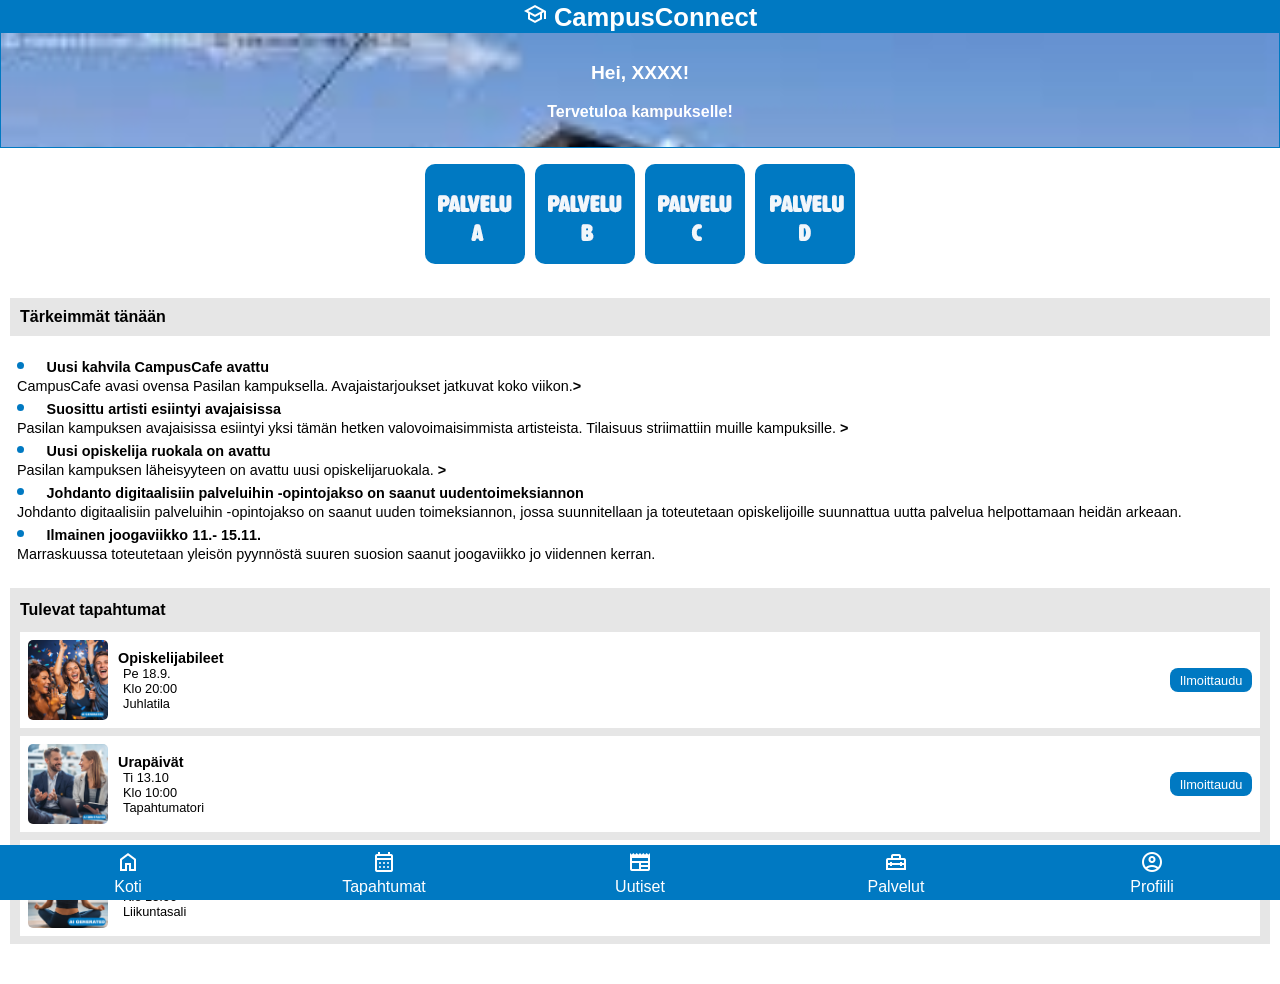
<file: index.html>
<!DOCTYPE html>
<html lang="fi">
<head>

<title>CampusConnect</title>

<meta charset="UTF-8">
<meta name="viewport" content="width=device-width, initial-scale=1.0">
<meta name="author" content="Elina">

<link rel="manifest" href="manifest.json">

<meta name="theme-color" content="#0079C2">

<link href="style.css"  rel="stylesheet" type="text/css">


<link
  rel="stylesheet"
  href="https://fonts.googleapis.com/css2?family=Material+Symbols+Outlined"
>



</head>
<body>

<header>    
  <h1><span class="material-symbols-outlined">school</span> CampusConnect</h1>
  <!-- ylätunnisteessa taustakuva ja tervetuloteksti -->
  <div class="welcome">
    <p class="hello">Hei, XXXX!</p>
    <p>Tervetuloa kampukselle!</p>
  </div>
</header>

<main>
  
  <!-- Pikapalvelut -->
  <!-- Liitä näihin kuvakkeet ja linkit. -->
  <section id="quick-services">    
    <a href="" class="service-btn"><img src="palvelut/kuvat_palvelut/palvelu_A.png" alt="palveluA"></a>
    <a href="#" class="service-btn"><img src="palvelut/kuvat_palvelut/palvelu_B.png" alt="palveluB"></a>
    <a href="#" class="service-btn"><img src="palvelut/kuvat_palvelut/palvelu_C.png" alt="palveluC"></a>
    <a href="#" class="service-btn"><img src="palvelut/kuvat_palvelut/palvelu_D.png" alt="palvelu_D"></a>    
  </section>

  <!-- Dashboard: uutiset ja tapahtumat -->
  <section id="dashboard">
    <div id="news">
      <h2>Tärkeimmät tänään</h2>
      <ul>
        <!-- start-luokalla nostetaan uutiset etusivulle mobiilissa -->
        <li class="start"><a href="uutiset/uutinen_campuscafe.html"><span>Uusi kahvila CampusCafe avattu</span><br>CampusCafe avasi ovensa Pasilan kampuksella. Avajaistarjoukset jatkuvat koko viikon.<span>&gt;</span></a></li>
        <li class="start"><a><span>Suosittu artisti esiintyi avajaisissa</span><br>
        Pasilan kampuksen avajaisissa esiintyi yksi tämän hetken valovoimaisimmista artisteista. Tilaisuus striimattiin muille kampuksille. <span>&gt;</span></a></li>
        <li><a href=""><span>Uusi opiskelija ruokala on avattu</span> <br>
        Pasilan kampuksen läheisyyteen on avattu uusi opiskelijaruokala. <span>&gt;</span></a>
        </li>
        <li><span>Johdanto digitaalisiin palveluihin -opintojakso on saanut uudentoimeksiannon</span><br>Johdanto digitaalisiin palveluihin -opintojakso on saanut uuden toimeksiannon, jossa suunnitellaan ja toteutetaan opiskelijoille suunnattua uutta palvelua helpottamaan heidän arkeaan.</li>
        <li><span>Ilmainen joogaviikko 11.- 15.11. </span><br>Marraskuussa toteutetaan yleisön pyynnöstä suuren suosion saanut joogaviikko jo viidennen kerran.</li>
      </ul>
    </div>

    <div id="events">
      <h2>Tulevat tapahtumat</h2>

      <!-- tapahtumakortit: kuva, otsikko, luettelossa tiedot, linkki ilmoittautumislomakkeeseen -->
      <div class="events-item">
        <img src="kuvat/juhlat_AI.png" alt="AI:illa tuotettu kuva juhlista">
        <div>
        <h3>Opiskelijabileet</h3>
          <ul><li>Pe 18.9.</li>
              <li>Klo 20:00</li>
              <li>Juhlatila</li>
              </ul>
       </div>
       <!-- lomakkeet eivät ole vielä käytössä, joten niihin ei ole linkkejä -->
        <a class="btn-event">Ilmoittaudu</a>
      </div>

      <div class="events-item">
      <img src="kuvat/ura_AI.png" alt="AI:illa tuotettu kuva kahden ihmisen tapaamisesta">
        <div>
        <h3>Urapäivät</h3>
          <ul><li>Ti 13.10</li>
              <li>Klo 10:00</li>
              <li> Tapahtumatori</li>
              </ul>
       </div>        
        <a class="btn-event">Ilmoittaudu</a>
      </div>

      <div class="events-item">  
        <img src="kuvat/jooga_AI.png" alt="AI:illa tuotettu kuva joogaavasta naisesta">
        <div>
        <h3>Joogasessio</h3>
          <ul><li>Ke 25.11.</li>
              <li>Klo 15:00</li>
              <li>Liikuntasali</li>
              </ul>
       </div>        
        <a class="btn-event">Ilmoittaudu</a>
      </div>
    
  </div>
  </section>

</main>
<footer>
  <!-- linkit portaalin eri osiin -->
 
   	 <a href="index.html">   <span class="material-symbols-outlined">home</span><br> Koti</a>    
    <a href=""><span class="material-symbols-outlined">calendar_month</span> <br>
  Tapahtumat</a>   
  <a href="uutiset.html"> <span class="material-symbols-outlined">newspaper</span><br>
  Uutiset</a>   
   <a href="palvelut.html"><span class="material-symbols-outlined">home_repair_service</span> <br>    Palvelut</a>    
    <a href=""><span class="material-symbols-outlined">account_circle</span><br>  Profiili</a>
    
</footer>

</body>
</html>
</file>
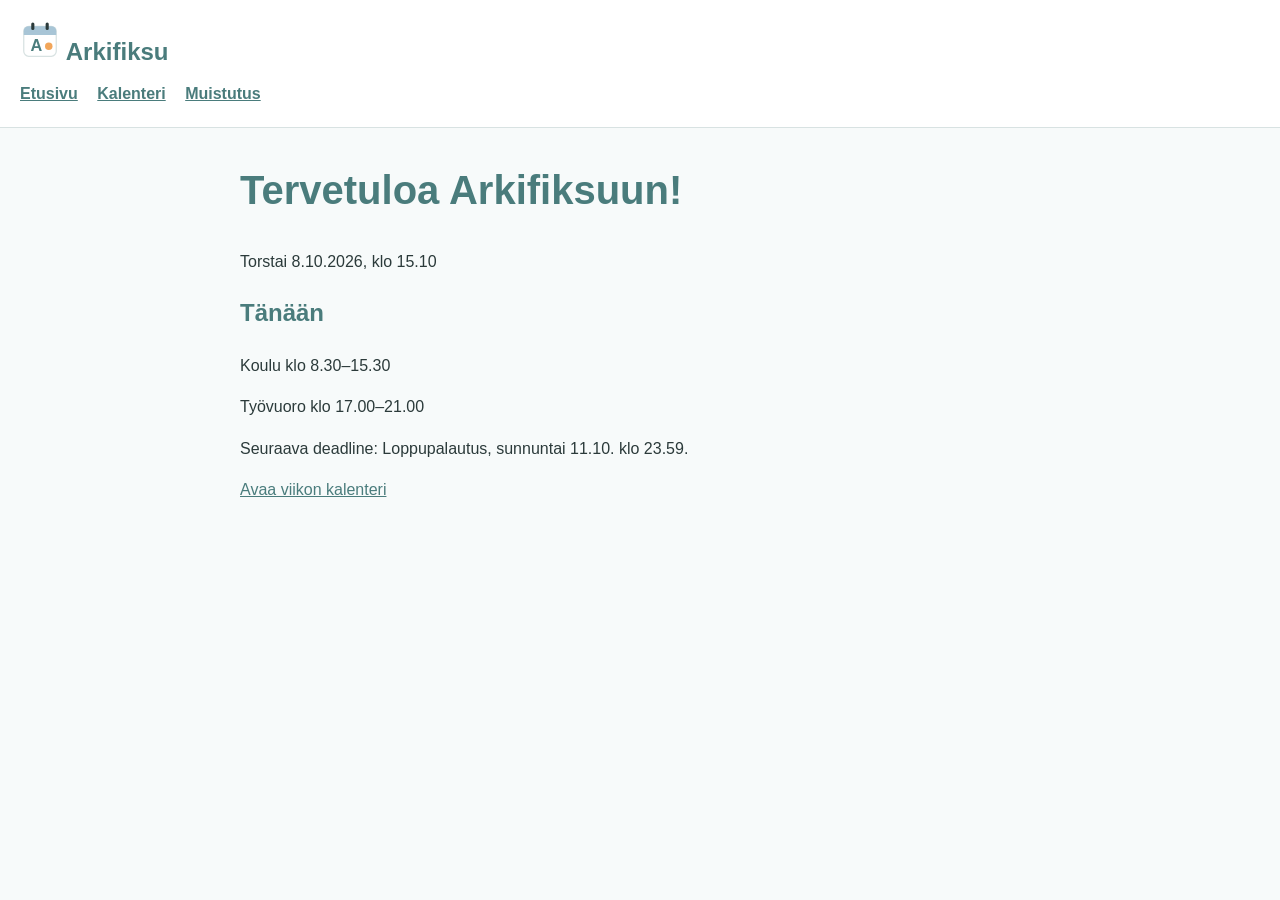
<file: palvelut/arkifiksu/index.html>
<!DOCTYPE html>
<html lang="fi">
<head>
    <meta charset="UTF-8">
    <meta name="viewport" content="width=device-width, initial-scale=1.0">
    <title>Etusivu | Arkifiksu</title>
    <meta name="description" content="Arkifiksu näyttää päivän koulun, työvuorot ja seuraavan deadlinen.">
     <link rel="stylesheet" href="style.css">
</head>
<body>
        <header>
        <p><img src="logo.svg" alt="Arkifiksu-logo: kalenteri, A-kirjain ja oranssi pallo" width="40" height="40"> Arkifiksu</p>
        <nav>
            <a href="index.html">Etusivu</a>
            <a href="kalenteri.html">Kalenteri</a>
            <a href="muistutus.html">Muistutus</a>
        </nav>
    </header>

    <main>
        <h1> Tervetuloa Arkifiksuun!</h1>
        <p>Torstai 8.10.2026, klo 15.10</p>

        <h2>Tänään</h2>
        <p>Koulu klo 8.30–15.30</p>
        <p>Työvuoro klo 17.00–21.00</p>

        <p>Seuraava deadline: Loppupalautus, sunnuntai 11.10. klo 23.59.</p>
        <a href="kalenteri.html">Avaa viikon kalenteri</a>
    </main>
</body>
</html>
</file>
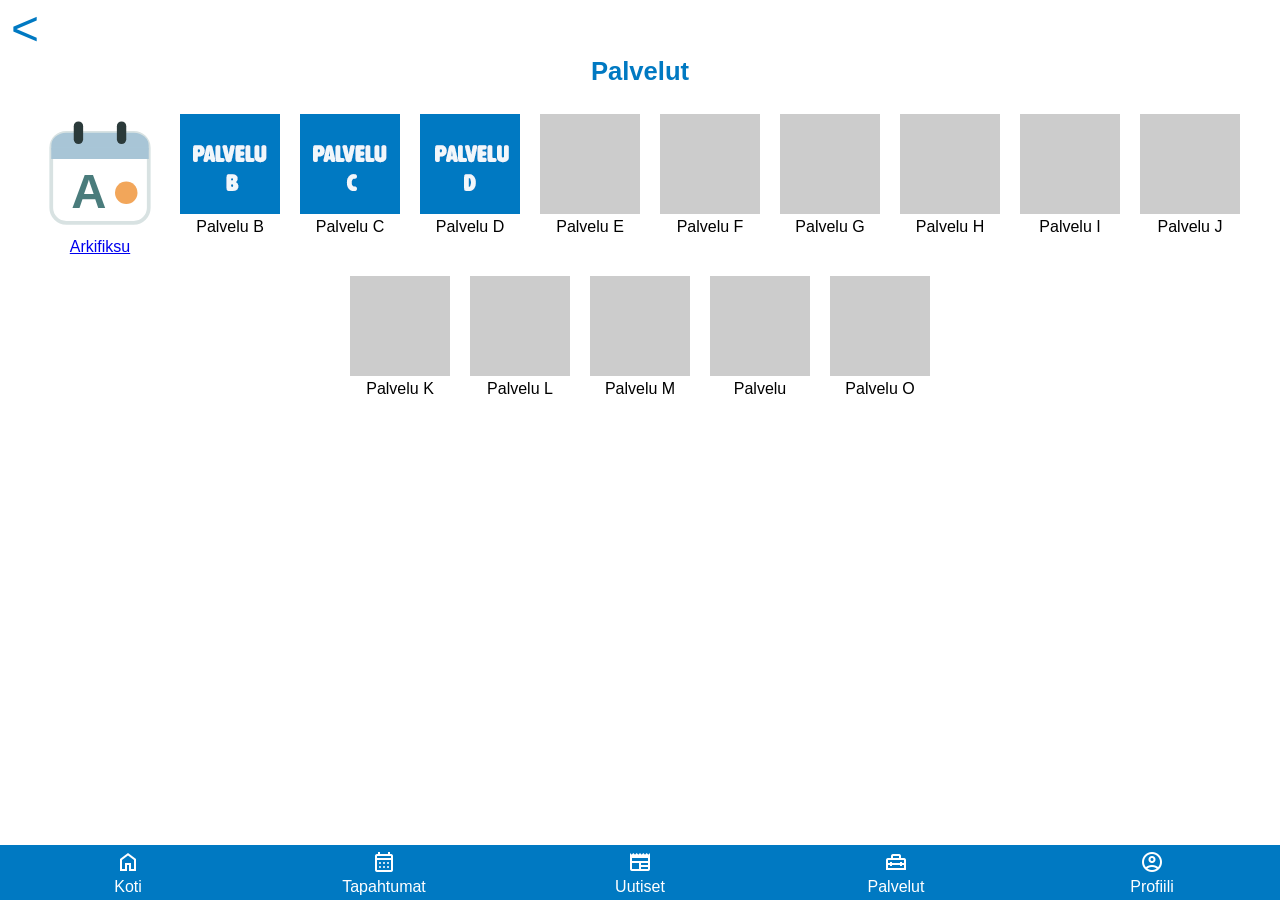
<file: palvelut.html>
<!DOCTYPE html>
<html lang="fi">

<head>

  <title>CampusConnect | Palvelut</title>

  <meta name="color-scheme" content="only light">

  <meta charset="UTF-8">
  <meta name="viewport" content="width=device-width, initial-scale=1.0">
  <meta name="author" content="Elina">

  <meta name="theme-color" content="#0079C2">
  
  <link href="style.css" rel="stylesheet" type="text/css">

 <link
  rel="stylesheet"
  href="https://fonts.googleapis.com/css2?family=Material+Symbols+Outlined"
>

  <style>
  /* palvelukuvakkeet ja nimet  rivittyvät näytön leveyden mukaan */ 

main {display: flex; flex-wrap: wrap; text-align: center; padding-bottom: 50px; justify-content: center}

main div {margin:10px}
  </style>


</head>

<body>


  <header class="sub_header">
    <a href="index.html">&lt;</a>
    <h1>Palvelut</h1>

  </header>


  <main>

<div>
<a href="palvelut/arkifiksu/index.html"><img src="palvelut/arkifiksu/logo.svg" alt="Arkifiksu-logo: kalenteri, A-kirjain ja oranssi pallo" width="120" height="120"> <br>
Arkifiksu</a></div>

<div> <img src="palvelut/kuvat_palvelut/palvelu_B.png" alt=""> <br>
Palvelu B</div>

<div> <img src="palvelut/kuvat_palvelut/palvelu_C.png" alt=""> <br>
Palvelu C</div>
<div> <img src="palvelut/kuvat_palvelut/palvelu_D.png" alt=""> <br>
Palvelu D</div>
<div> <img src="palvelut/kuvat_palvelut/palvelu.png" alt=""> <br>
Palvelu E</div>
<div> <img src="palvelut/kuvat_palvelut/palvelu.png" alt=""> <br>
Palvelu F</div>
<div> <img src="palvelut/kuvat_palvelut//palvelu.png" alt=""> <br>
Palvelu G</div>
<div> <img src="palvelut/kuvat_palvelut//palvelu.png" alt=""> <br>
Palvelu H</div>
<div> <img src="palvelut/kuvat_palvelut/palvelu.png" alt=""> <br>
Palvelu I</div>
<div> <img src="palvelut/kuvat_palvelut/palvelu.png" alt=""> <br>
Palvelu J</div>
<div> <img src="palvelut/kuvat_palvelut/palvelu.png" alt=""> <br>
Palvelu K</div>
<div> <img src="palvelut/kuvat_palvelut//palvelu.png" alt=""> <br>
Palvelu L</div>
<div> <img src="palvelut/kuvat_palvelut/palvelu.png" alt=""> <br>
Palvelu M</div>
<div> <img src="palvelut/kuvat_palvelut/palvelu.png" alt=""> <br>
Palvelu <Noscript></Noscript></div>
<div> <img src="palvelut/kuvat_palvelut/palvelu.png" alt=""> <br>
Palvelu O</div>

  </main>
  <footer>
  <!-- linkit portaalin eri osiin -->
 
   	 <a href="index.html">   <span class="material-symbols-outlined">home</span><br> Koti</a>    
    <a href=""><span class="material-symbols-outlined">calendar_month</span> <br>
  Tapahtumat</a>   
  <a href="uutiset.html"> <span class="material-symbols-outlined">newspaper</span><br>
  Uutiset</a>   
   <a href="palvelut.html"><span class="material-symbols-outlined">home_repair_service</span> <br>    Palvelut</a>    
    <a href=""><span class="material-symbols-outlined">account_circle</span><br>  Profiili</a>
    
</footer>

</body>

</html>
</file>
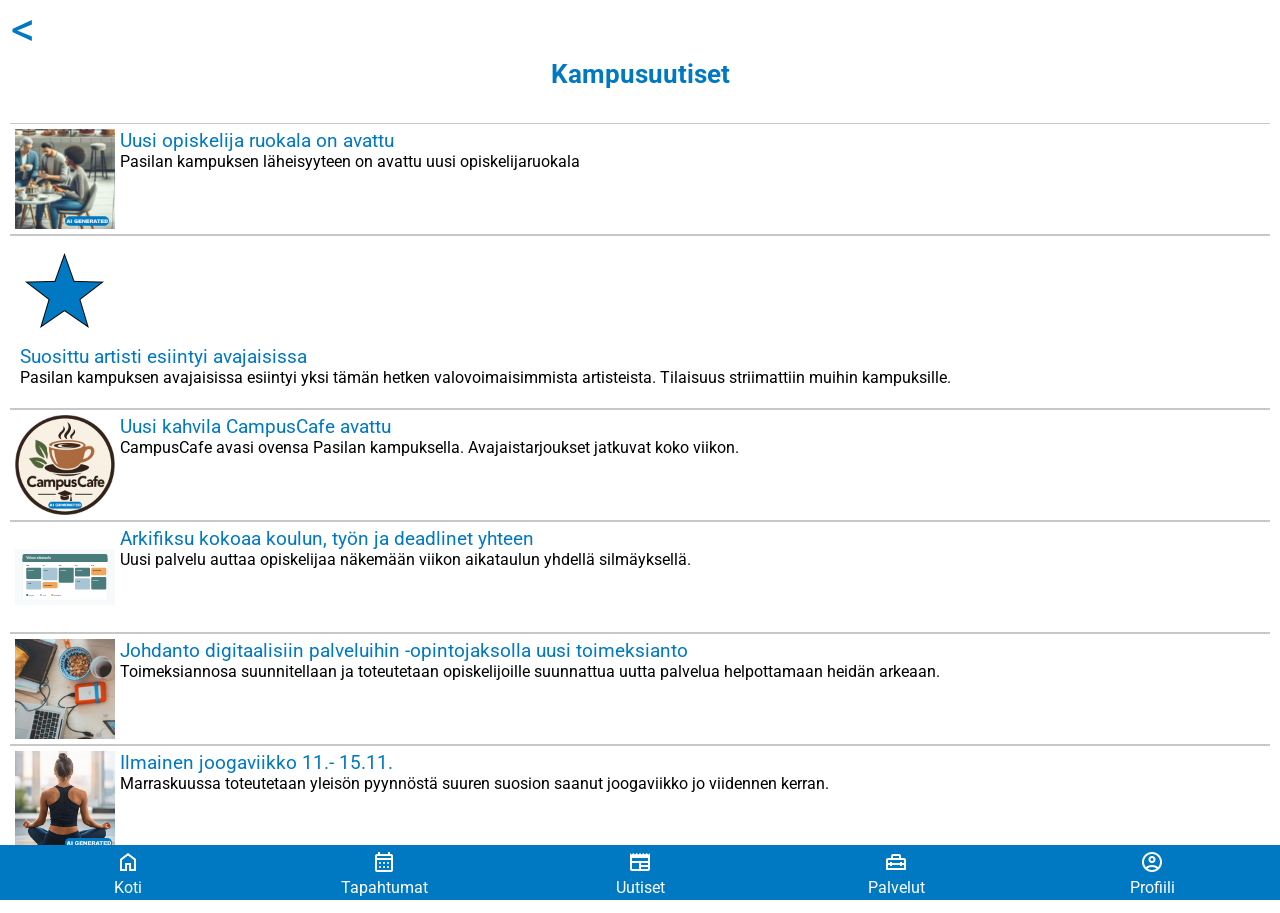
<file: uutiset.html>
<!DOCTYPE html>
<html lang="fi">

<head>

  <title>CampusConnect | Uutiset</title>

  <meta name="color-scheme" content="only light">

  <meta charset="UTF-8">
  <meta name="viewport" content="width=device-width, initial-scale=1.0">
  <meta name="author" content="Elina">

  <meta name="theme-color" content="#0079C2">
  
  <link href="style.css" rel="stylesheet" type="text/css">

<link
  rel="stylesheet"
  href="https://fonts.googleapis.com/css2?family=Material+Symbols+Outlined"
>

  <link rel="preconnect" href="https://fonts.googleapis.com">
  <link rel="preconnect" href="https://fonts.gstatic.com" crossorigin>
  <link href="https://fonts.googleapis.com/css2?family=Roboto:ital,wght@0,100..900;1,100..900&display=swap"
    rel="stylesheet">



  <style>  
  
 li {border-bottom: solid 1px rgb(200, 200, 200);
  border-top: solid 1px rgb(200,200,200);
  display: block; align-items: center; gap:10px; padding:5px}
 img {width: 100px; height: 100px;}
 p {margin-top:0px; padding-left: 5px;}
p span {font-size: 1.2em; color:rgb(0,121,194)}
ul {padding-left: 0px;}
 li a { display: flex; text-decoration: none;color:black}

  </style>

</head>

<body>

  <header class="sub_header">
    <a href="index.html">&lt;</a>
    <h1>Kampusuutiset</h1>

  </header>

  <main id="news_page">
        <ul>
        <li><a><img src="uutiset/kuvat_uutiset/ruokala_AI.png" alt="AI:lla tuotettu kuva ruokalasta"><p><span>Uusi opiskelija ruokala on avattu</span><br>Pasilan kampuksen läheisyyteen on avattu uusi opiskelijaruokala</p></a></li>


        <li><img src="uutiset/kuvat_uutiset/tahti.png" alt="Tähti"><p> <span>Suosittu artisti esiintyi avajaisissa</span>
          <br>Pasilan kampuksen avajaisissa esiintyi yksi tämän hetken valovoimaisimmista artisteista. Tilaisuus striimattiin muihin kampuksille.</p>
        </li>

        <li><a href="uutiset/uutinen_campuscafe.html"><img src="uutiset/kuvat_uutiset/CampusCafe_AI.png" alt="AI:illa tuotettu logo"><p><span>Uusi kahvila CampusCafe avattu</span><br>CampusCafe avasi ovensa Pasilan kampuksella. Avajaistarjoukset jatkuvat koko viikon.</p></a></li> <li><a href="uutiset/uutinen_arkifiksu.html"><img src="uutiset/kuvat_uutiset/kuva.svg" alt="Viikon aikataulu, jossa koulu, työ ja deadlinet näkyvät eri väreillä"><p><span>Arkifiksu kokoaa koulun, työn ja deadlinet yhteen</span><br>Uusi palvelu auttaa opiskelijaa näkemään viikon aikataulun yhdellä silmäyksellä.</p></a></li>

        <li><a><img src="uutiset/kuvat_uutiset/ODS.png" alt=""><p><span>Johdanto digitaalisiin palveluihin -opintojaksolla uusi toimeksianto</span><br>Toimeksiannosa suunnitellaan ja toteutetaan opiskelijoille suunnattua uutta palvelua helpottamaan heidän arkeaan.</p></a></li>
        <li><a><img src="uutiset/kuvat_uutiset/jooga_AI.png" alt="AI:iila tuotettu kuva joogaavasta naisesta"><p><span>Ilmainen joogaviikko 11.- 15.11.</span><br>
        Marraskuussa toteutetaan yleisön pyynnöstä suuren suosion saanut joogaviikko jo viidennen kerran.</p></a></li>
      </ul>

  </main>
 <footer>
  <!-- linkit portaalin eri osiin -->
 
   	 <a href="index.html">   <span class="material-symbols-outlined">home</span><br> Koti</a>    
    <a href=""><span class="material-symbols-outlined">calendar_month</span> <br>
  Tapahtumat</a>   
  <a href="uutiset.html"> <span class="material-symbols-outlined">newspaper</span><br>
  Uutiset</a>   
   <a href="palvelut.html"><span class="material-symbols-outlined">home_repair_service</span> <br>    Palvelut</a>    
    <a href=""><span class="material-symbols-outlined">account_circle</span><br>  Profiili</a>
    
</footer>
</body>

</html>
</file>
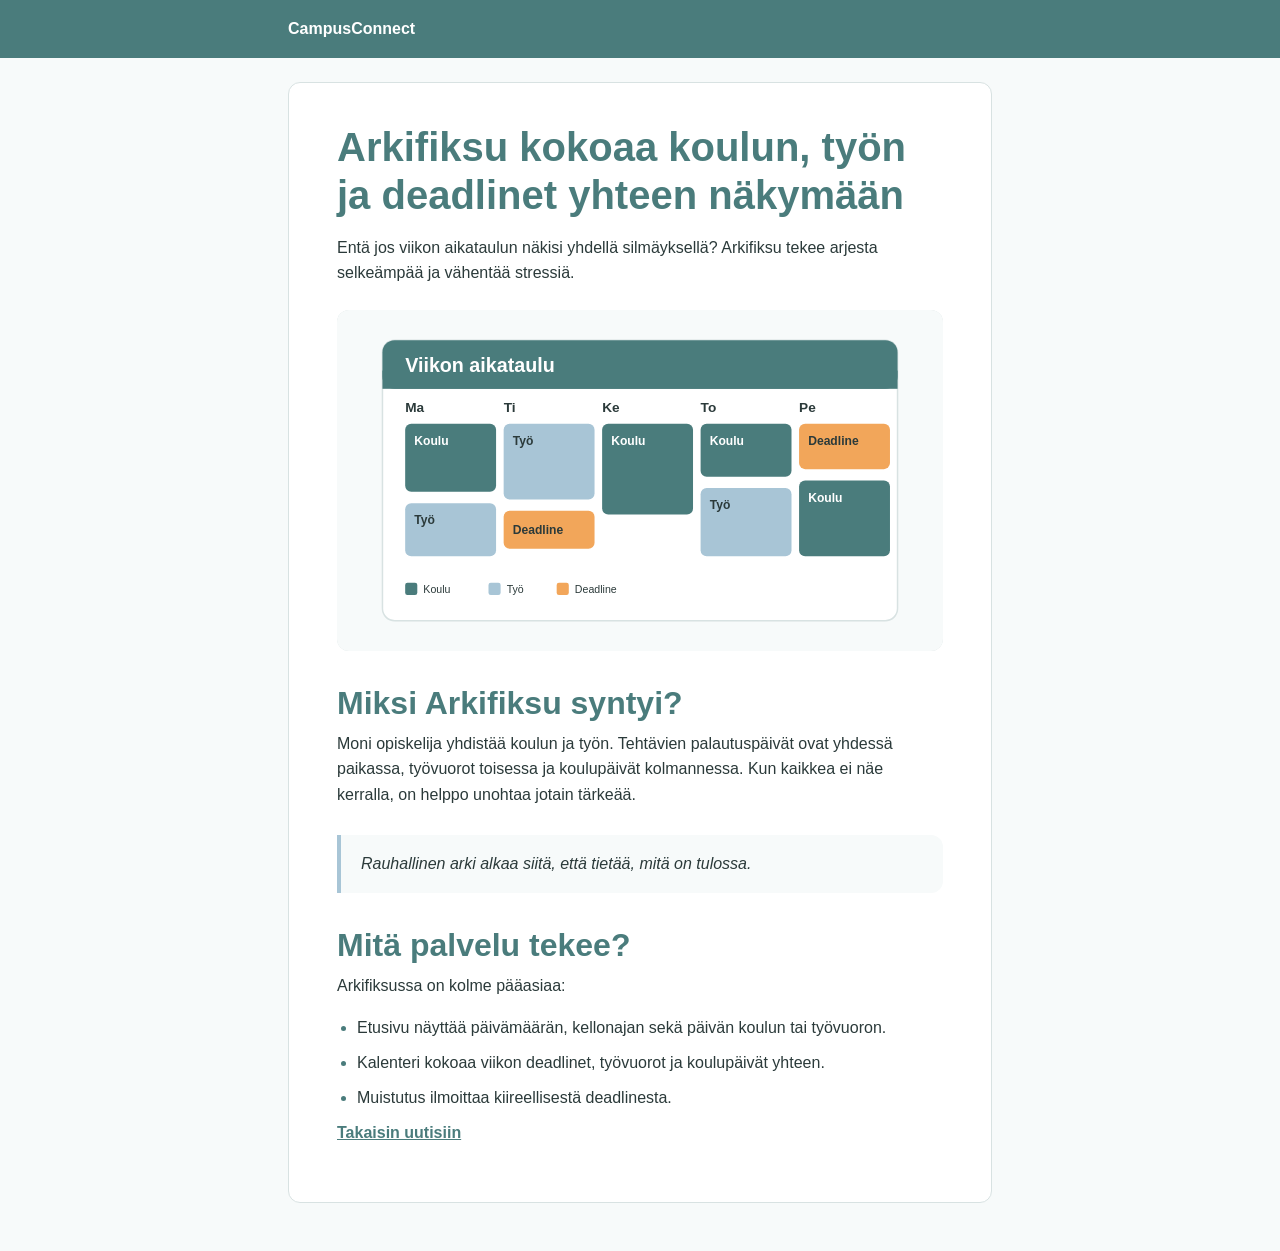
<file: uutiset/uutinen_arkifiksu.html>
<!DOCTYPE html>
<html lang="fi">
<head>
    <meta charset="UTF-8">
    <meta name="viewport" content="width=device-width, initial-scale=1.0">
    <title>Arkifiksu: koulu, työ ja deadlinet yhdessä paikassa</title>
    <meta name="description" content="Arkifiksu kokoaa koulun, työn ja deadlinet yhteen näkymään.">
    <link rel="stylesheet" href="style_arkifiksu.css">
</head>
<body>
    <header>
        <p>CampusConnect</p>
    </header>

    <main>
        <article>
            <h1>Arkifiksu kokoaa koulun, työn ja deadlinet yhteen näkymään</h1>
            <p>Entä jos viikon aikataulun näkisi yhdellä silmäyksellä? Arkifiksu tekee arjesta selkeämpää ja vähentää stressiä.</p>

            <img src="kuvat_uutiset/kuva.svg" alt="Viikon aikataulu, jossa koulu, työ ja deadlinet näkyvät eri väreillä" width="800" height="450">

            <h2>Miksi Arkifiksu syntyi?</h2>
            <p>Moni opiskelija yhdistää koulun ja työn. Tehtävien palautuspäivät ovat yhdessä paikassa, työvuorot toisessa ja koulupäivät kolmannessa. Kun kaikkea ei näe kerralla, on helppo unohtaa jotain tärkeää.</p>

            <blockquote>
                <p>Rauhallinen arki alkaa siitä, että tietää, mitä on tulossa.</p>
            </blockquote>

            <h2>Mitä palvelu tekee?</h2>
            <p>Arkifiksussa on kolme pääasiaa:</p>
            <ul>
                <li>Etusivu näyttää päivämäärän, kellonajan sekä päivän koulun tai työvuoron.</li>
                <li>Kalenteri kokoaa viikon deadlinet, työvuorot ja koulupäivät yhteen.</li>
                <li>Muistutus ilmoittaa kiireellisestä deadlinesta.</li>
            </ul>

            <p><a href="../uutiset.html">Takaisin uutisiin</a></p>
        </article>
    </main>
</body>
</html>
</file>
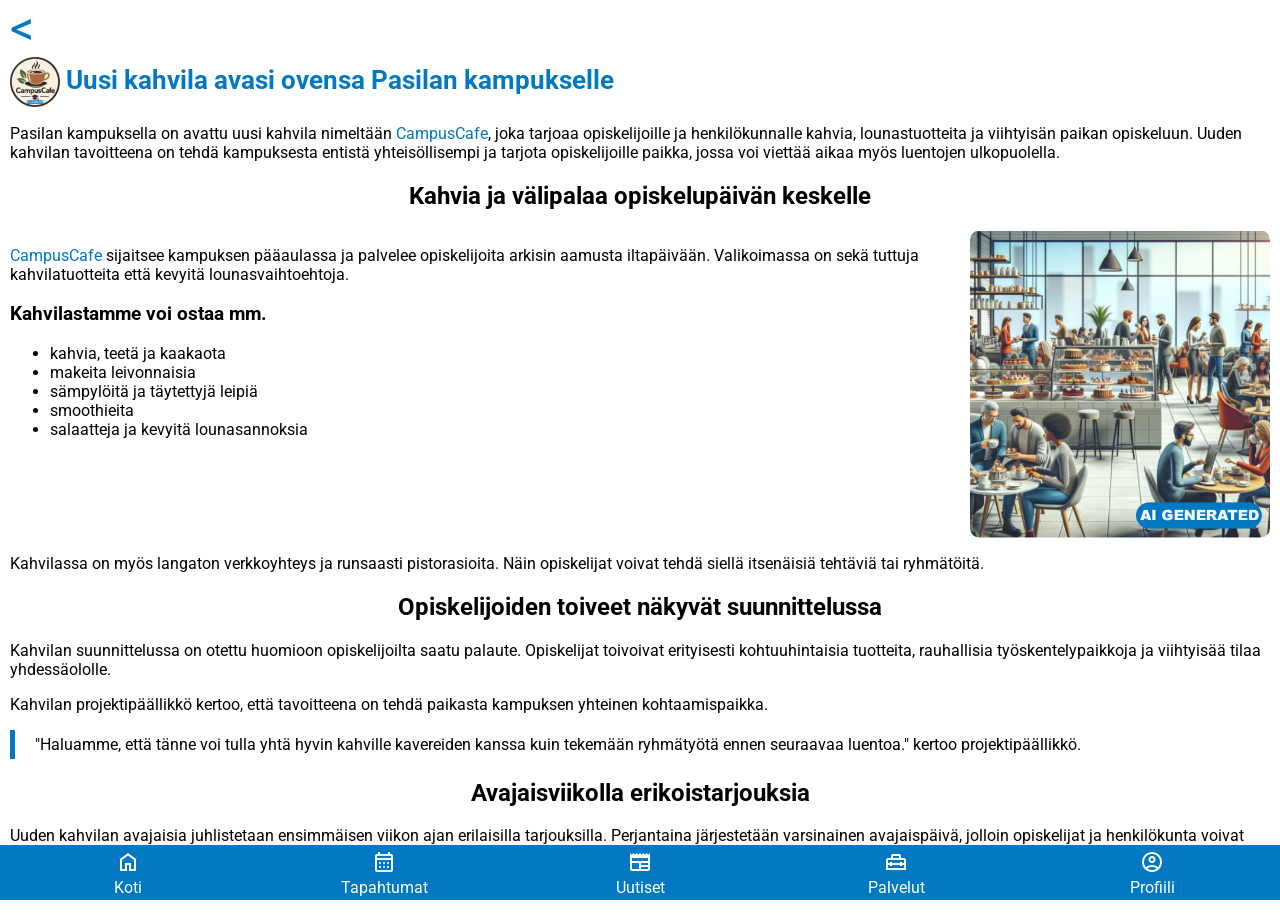
<file: uutiset/uutinen_campuscafe.html>
<!DOCTYPE html>
<html lang="fi">

<head>
  <title>Uusi kahvila avattu kampukselle</title>

  <meta charset="UTF-8">
  <meta name="viewport" content="width=device-width, initial-scale=1.0">

  <meta name="theme-color" content="#0079C2">

<link
  rel="stylesheet"
  href="https://fonts.googleapis.com/css2?family=Material+Symbols+Outlined"
>

   <link rel="preconnect" href="https://fonts.googleapis.com">
<link rel="preconnect" href="https://fonts.gstatic.com" crossorigin>
<link href="https://fonts.googleapis.com/css2?family=Roboto:ital,wght@0,100..900;1,100..900&display=swap" rel="stylesheet">


  <link href="style_uutiset.css" rel="stylesheet" type="text/css">
</head>


<body>
  <header>
    <!-- ylätunniste ja linkki uutisiin -->
       <a href="../uutiset.html">&lt;</a>
    
  </header>
  <main>
  <h1><img src="kuvat_uutiset/CampusCafe_AI.png" alt=""> Uusi kahvila avasi ovensa Pasilan kampukselle </h1>

  <p>Pasilan kampuksella on avattu uusi kahvila nimeltään <span class="coloraccent ">CampusCafe</span>, joka tarjoaa    opiskelijoille ja henkilökunnalle kahvia, lounastuotteita ja viihtyisän paikan opiskeluun. Uuden kahvilan tavoitteena on tehdä kampuksesta entistä     yhteisöllisempi ja tarjota opiskelijoille paikka, jossa voi viettää aikaa myös luentojen ulkopuolella.</p>

 
  
  <h2>Kahvia ja välipalaa opiskelupäivän keskelle</h2>

  <div class="flex-container">
    
   <div>
  <p><span class="coloraccent">CampusCafe</span> sijaitsee kampuksen pääaulassa ja palvelee opiskelijoita arkisin aamusta iltapäivään. Valikoimassa on sekä tuttuja kahvilatuotteita että kevyitä lounasvaihtoehtoja.</p>  

   <h3>Kahvilastamme voi ostaa mm. </h3>

  <ul>
    <li>kahvia, teetä ja kaakaota </li>
    <li>makeita leivonnaisia</li>
    <li>sämpylöitä ja täytettyjä leipiä </li>
    <li>smoothieita</li>
    <li>salaatteja ja kevyitä lounasannoksia
  </ul>
  </div>
  <img src="kuvat_uutiset/kahvila_AI.png" alt="CampusCafeen tunnelmaa" class="cafe ">
  </div>
  

  <p>Kahvilassa on myös langaton verkkoyhteys ja runsaasti pistorasioita. Näin opiskelijat voivat tehdä siellä itsenäisiä tehtäviä tai ryhmätöitä.</p>

<h2>Opiskelijoiden toiveet näkyvät suunnittelussa</h2>
<p>Kahvilan suunnittelussa on otettu huomioon opiskelijoilta saatu palaute. Opiskelijat toivoivat erityisesti kohtuuhintaisia tuotteita, rauhallisia työskentelypaikkoja ja viihtyisää tilaa yhdessäololle.</p>
 <p>Kahvilan projektipäällikkö kertoo, että tavoitteena on tehdä paikasta kampuksen yhteinen kohtaamispaikka.</p>
<p class="quote">"Haluamme, että tänne voi tulla yhtä hyvin kahville kavereiden kanssa kuin tekemään ryhmätyötä ennen seuraavaa
luentoa." kertoo projektipäällikkö.</p>
<h2>Avajaisviikolla erikoistarjouksia</h2>
<p>Uuden kahvilan avajaisia juhlistetaan ensimmäisen viikon ajan erilaisilla tarjouksilla. Perjantaina järjestetään varsinainen avajaispäivä, jolloin opiskelijat ja henkilökunta voivat tutustua kahvilaan ja antaa palautetta sen toiminnasta.</p>
</main>
<footer>
<!-- alatunniste ja CC:n linkit -->

 
   	 <a href="../index.html">   <span class="material-symbols-outlined">home</span><br> Koti</a>    
    <a href=""><span class="material-symbols-outlined">calendar_month</span> <br>
  Tapahtumat</a>   
  <a href="../uutiset.html"> <span class="material-symbols-outlined">newspaper</span><br>
  Uutiset</a>   
   <a href="../palvelut.html"><span class="material-symbols-outlined">home_repair_service</span> <br>    Palvelut</a>    
    <a href=""><span class="material-symbols-outlined">account_circle</span><br>  Profiili</a>
    
</footer>

</body>

</html>
</file>
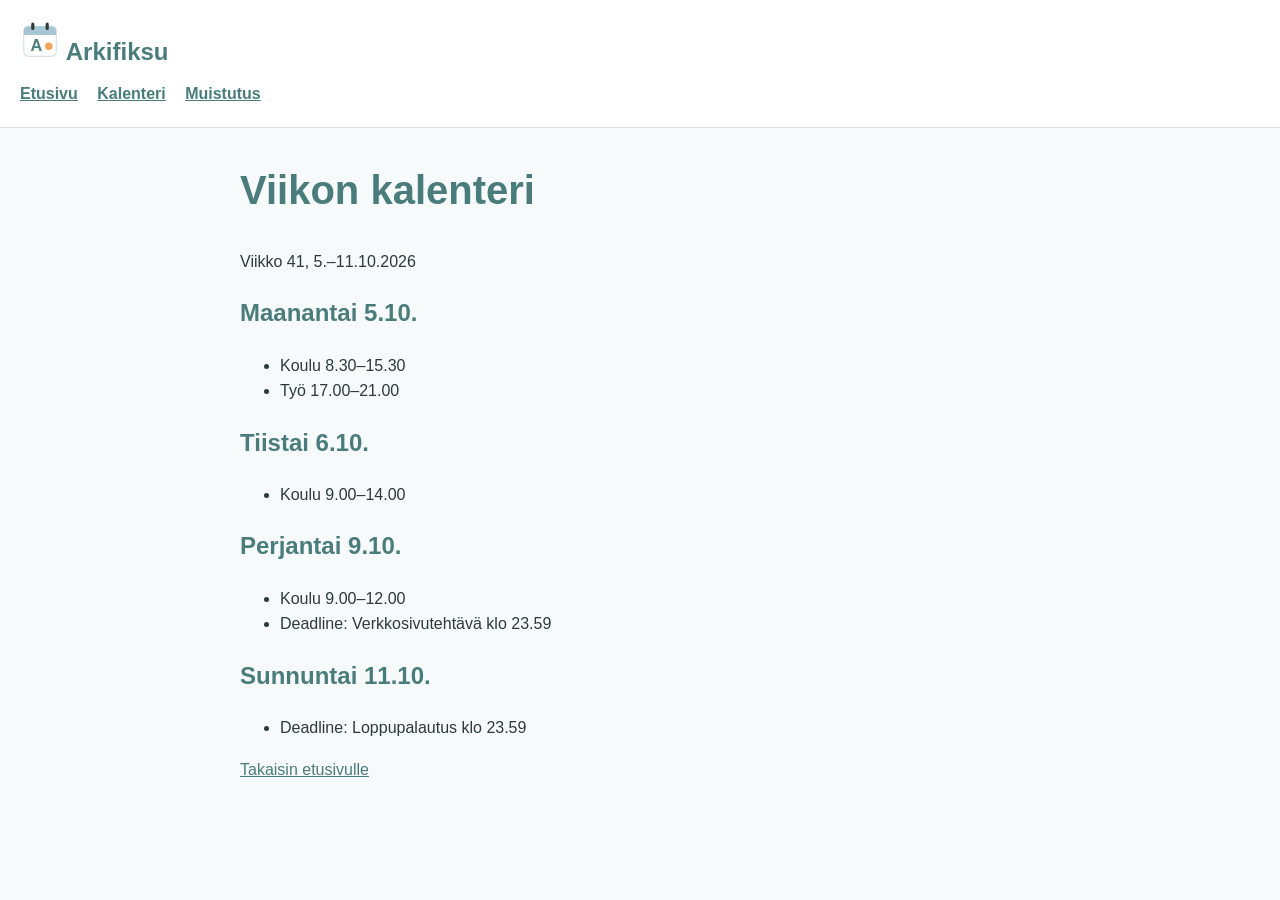
<file: palvelut/arkifiksu/kalenteri.html>
<!DOCTYPE html>
<html lang="fi">
<head>
    <meta charset="UTF-8">
    <meta name="viewport" content="width=device-width, initial-scale=1.0">
    <title>Kalenteri | Arkifiksu</title>
    <meta name="description" content="Viikon koulupäivät, työvuorot ja deadlinet yhdessä näkymässä.">
    <link rel="stylesheet" href="style.css">
</head>
<body>
    <header>
        <p><img src="logo.svg" alt="Arkifiksu-logo: kalenteri, A-kirjain ja oranssi pallo" width="40" height="40"> Arkifiksu</p>
        <nav>
            <a href="index.html">Etusivu</a>
            <a href="kalenteri.html">Kalenteri</a>
            <a href="muistutus.html">Muistutus</a>
        </nav>
    </header>

    <main>
        <h1>Viikon kalenteri</h1>
        <p>Viikko 41, 5.–11.10.2026</p>

        <h2>Maanantai 5.10.</h2>
        <ul>
            <li>Koulu 8.30–15.30</li>
            <li>Työ 17.00–21.00</li>
        </ul>

        <h2>Tiistai 6.10.</h2>
        <ul>
            <li>Koulu 9.00–14.00</li>
        </ul>

        <h2>Perjantai 9.10.</h2>
        <ul>
            <li>Koulu 9.00–12.00</li>
            <li>Deadline: Verkkosivutehtävä klo 23.59</li>
        </ul>

        <h2>Sunnuntai 11.10.</h2>
        <ul>
            <li>Deadline: Loppupalautus klo 23.59</li>
        </ul>

        <a href="index.html">Takaisin etusivulle</a>
    </main>
</body>
</html>
</file>
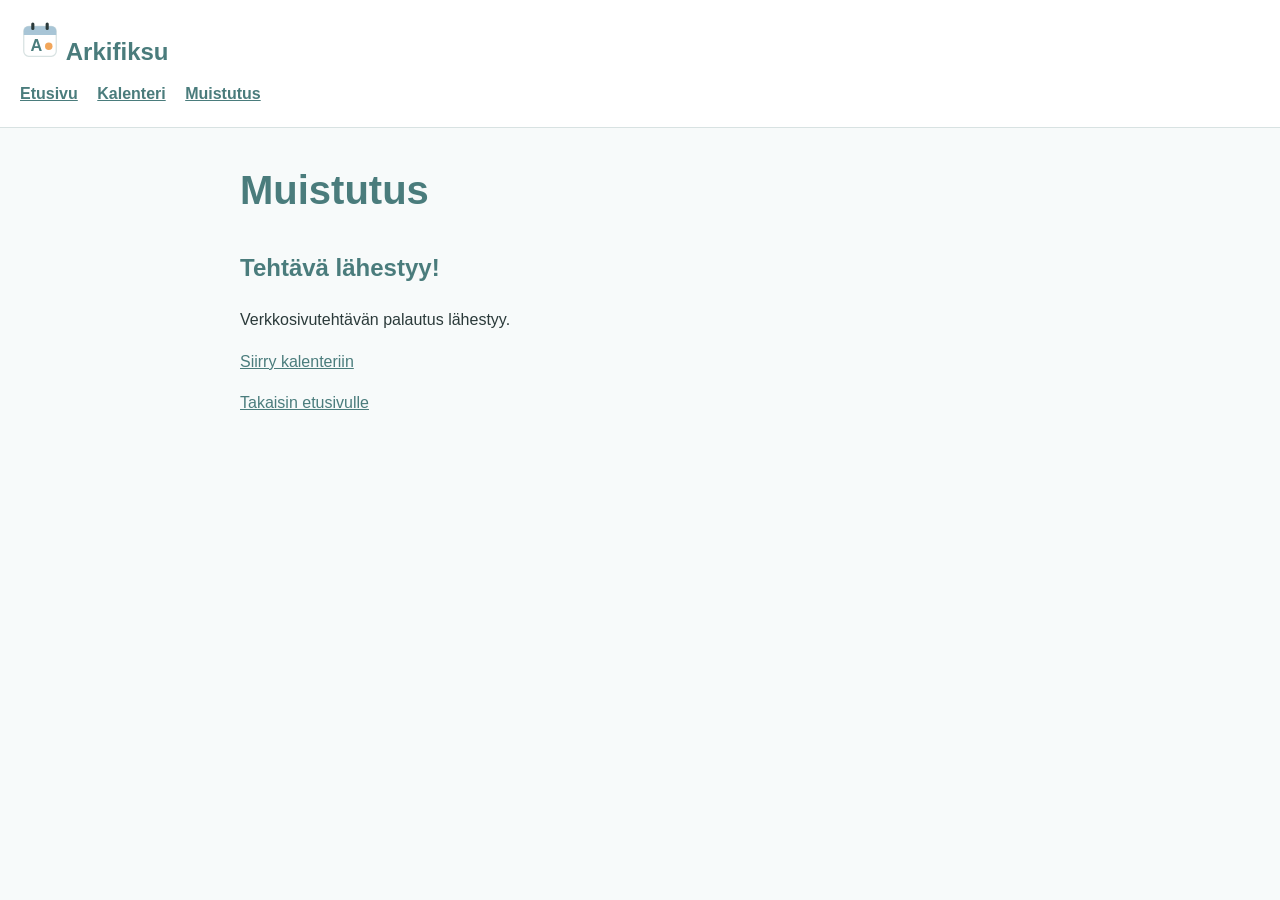
<file: palvelut/arkifiksu/muistutus.html>
<!DOCTYPE html>
<html lang="fi">
<head>
    <meta charset="UTF-8">
    <meta name="viewport" content="width=device-width, initial-scale=1.0">
    <title>Muistutus | Arkifiksu</title>
    <meta name="description" content="Arkifiksun muistutus lähestyvästä tehtävästä.">
    <link rel="stylesheet" href="style.css">
</head>
<body>
    <header>
        <p><img src="logo.svg" alt="Arkifiksu-logo: kalenteri, A-kirjain ja oranssi pallo" width="40" height="40"> Arkifiksu</p>
        <nav>
            <a href="index.html">Etusivu</a>
            <a href="kalenteri.html">Kalenteri</a>
            <a href="muistutus.html">Muistutus</a>
        </nav>
    </header>

    <main>
        <h1>Muistutus</h1>

        <h2>Tehtävä lähestyy!</h2>
        <p>Verkkosivutehtävän palautus lähestyy.</p>

        

        <p>
            <a href="kalenteri.html">Siirry kalenteriin</a>
        </p>

        <p>
            <a href="index.html">Takaisin etusivulle</a>
        </p>
    </main>
</body>
</html>
</file>
<file: style.css>
/* -------------------
     CSS-muuttujat
  ------------------- */
  
:root {

color-scheme: light; 

--color-primary:rgb(0,121,194);   /*HH Blue */
--color-secondary:rgb(202,213,16);  /* HH APPLE GREEN */
--color-accent:rgb(223,0,110);      /* HH PINK */
--color-background:rgb(255,255,255);/* valkoinen */
--color-surface:rgb(230,230,230);   /* harmaa*/
--color-text:rgb(0,0,0); /* musta */
--color-text-secondary:rgb(255,255,255); /*valkoinen*/

--color-background-secondary:var(--color-primary);
--color-accent-secondary:var(--color-accent);
--color-border	: var(--color-primary);

 --font-body: "Roboto", sans-serif;   
 --font-heading : "Roboto", sans-serif; 
 --border-radius: 8px;
}


  /* -------------------
     Yleiset tyylit
  ------------------- */
  body {
    margin: 0;
    font-family: var(--font-body);
    background-color: var(--color-background);
    color: var(--color-text);
    
  }
 
  header {
    background-color: var(--color-background-secondary);
    color: var(--color-text-secondary);
    padding:1px;
    text-align: center;
    font-family: var(--font-heading);
     }


header  a {font-size: 3em;
           color:var(--color-primary);
          text-decoration: none;
          margin-left:10px}

.hello {font-size: 1.2em;}
.welcome {background-image: url(kuvat/koulu.jpg);
background-repeat: no-repeat;
background-size: cover;
padding: 10px;
font-weight: bold;}

h1 {margin:1px 0px; font-size: 1.6rem;}

h3 {margin-bottom:0px}

h2 {font-size: 1.2rem;}

main {padding: 1em 10px 40px 10px}



footer {background-color: var(--color-background-secondary);
  height: 50px;
  width: 100%;
position:fixed;
bottom:0px;
text-align: center;
display: flex;
  padding:5px 0px 0px  0px; 
  color:var(--color-text-secondary);
& a {flex:1; text-decoration: none; color:var(--color-text-secondary)}
}

  /* -------------------
     Pikapalvelut
  ------------------- */
  #quick-services {
    display: flex;
    justify-content:center;
   gap: 10px;
    margin-bottom: 1rem;
  }

  .service-btn img {width: 100%;
    max-width: 200px;
    border-radius: 10px;
   
  }

  /* -------------------
     Kampusuutiset ja tapahtumat
  ------------------- */
 
  #dashboard {
    display: flex;
    flex-direction: column;
    gap: 1rem;
  }
 
  #news {
      & h2 {font-size:1em;background-color: var(--color-surface);
      padding:10px }         
      & a {color:var(--color-text);
           text-decoration: none;}
       & ul { background-color: var(--color-background);       
        padding:0px 0px 5px; margin-bottom: 5px; margin-left:2px;}
       & li::marker {color:var(--color-primary); font-size:1.5em}
           & .start {display:list-item} 
      & li {font-size: 0.9em;
            display: none;
            list-style-position: inside;
            padding-left: 5px;}
      & li span {font-weight: 700;}
        & a {color:var(--color-text);
           text-decoration: none;}
        }
        
#events {background-color: var(--color-surface);    
    padding-left: 10px;
    padding-right: 10px;
   & h2 {font-size:1em;}
   & h3 {font-size: 0.9em;}
   & li {font-size: 0.8em;}}

  .events-item {
    margin-bottom: 0.5rem;
    padding: 0.5rem;
    background-color: var(--color-background);
    display: flex;
    gap:10px;
    align-items: center;

    & img {width: 80px; height: 80px; border-radius:5px}
    & h3 {margin: 0 auto}
    & ul {margin: 0; list-style-type: none;
       padding-left:5px}
    & button {height: 2em;}
    & div {flex:1}}  

.events:last-child {  
  padding-bottom:50px    
  }

  .btn-event {
    background-color: var(--color-background-secondary);
    color:var(--color-text-secondary);
    border: none;
    padding: 0.3rem 0.6rem;
    border-radius: var(--border-radius);
    cursor: pointer;
    font-size: 0.8rem;
  }

/* -------------------
alisivujen headerit 
-----------------------*/
.sub_header { background-color: var(--color-background);
       text-align: left;
   & h1 {color:var(--color-primary); text-align: center;}
    & a {font-size: 3em;
           color:var(--color-primary);
          text-decoration: none;
          margin-left:10px}
    }

 
  /* -------------------
     Responsiivisuus 
  ------------------- */
  @media (min-width: 600px) {
    .dashboard {
      flex-direction: row;
      gap: 1rem;
    }
    .news {
      flex: 1;
    }

  #news li {display: list-item;}
    .events {
      flex: 1;
    }
  }
</file>
<file: palvelut/arkifiksu/style.css>
body {
    font-family: Arial, sans-serif;
    background-color: #F7FAFA;
    color: #2B3A3A;
    margin: 0;
    line-height: 1.6;
}

header {
    background-color: #FFFFFF;
    padding: 20px;
    border-bottom: 1px solid #D8E2E2;
}

header p {
    color: #4A7C7C;
    font-size: 24px;
    font-weight: bold;
    margin: 0 0 10px 0;
}

nav a {
    color: #4A7C7C;
    font-weight: bold;
    margin-right: 15px;
}

main {
    max-width: 800px;
    margin: 30px auto;
    padding: 0 20px;
}

h1 {
    color: #4A7C7C;
    font-size: 40px;
}

h2 {
    color: #4A7C7C;
    font-size: 24px;
}

main p,
main li {
    font-size: 16px;
}

button {
    background-color: #4A7C7C;
    color: #FFFFFF;
    border: none;
    padding: 12px 20px;
    font-size: 16px;
    font-weight: bold;
    border-radius: 6px;
    cursor: pointer;
}

button:hover {
    opacity: 0.9;
}

a {
    color: #4A7C7C;
}

@media (max-width: 600px) {
    main {
        margin: 20px auto;
        padding: 0 15px;
    }

    h1 {
        font-size: 32px;
    }

    h2 {
        font-size: 21px;
    }

    nav a {
        display: inline-block;
        margin-bottom: 8px;
    }
}
</file>
<file: uutiset/style_arkifiksu.css>
:root {
    --paavari: #4A7C7C;
    --toinen: #A8C5D6;
    --tausta: #F7FAFA;
    --kortti: #FFFFFF;
    --teksti: #2B3A3A;
    --reunat: #D8E2E2;
    --radius: 12px;
}

* {
    box-sizing: border-box;
}

body {
    margin: 0;
    background: var(--tausta);
    color: var(--teksti);
    font-family: Arial, sans-serif;
    font-size: 16px;
    font-weight: 400;
    line-height: 1.6;
}

header {
    background: var(--paavari);
    padding: 1rem 1.25rem;
}

header p {
    max-width: 44rem;
    margin: 0 auto;
    color: #FFFFFF;
    font-size: 16px;
    font-weight: 700;
}

main {
    padding: 1.5rem 1rem 3rem;
}

article {
    max-width: 44rem;
    margin-inline: auto;
    background: var(--kortti);
    padding: 2rem 1.5rem;
    border: 1px solid var(--reunat);
    border-radius: var(--radius);
}

h1 {
    margin: 0 0 1rem;
    color: var(--paavari);
    font-size: 40px;
    font-weight: 700;
    line-height: 1.2;
}

h2 {
    margin: 2rem 0 0.5rem;
    color: var(--paavari);
    font-size: 32px;
    font-weight: 700;
    line-height: 1.25;
}

p {
    margin: 0 0 1rem;
}

a {
    color: var(--paavari);
    font-weight: 700;
    text-decoration: underline;
}

img {
    display: block;
    width: 100%;
    height: auto;
    margin: 1.5rem 0;
    border-radius: var(--radius);
    background: var(--reunat);
    object-fit: cover;
}

blockquote {
    margin: 1.75rem 0;
    padding: 1rem 1.25rem;
    background: var(--tausta);
    border-left: 4px solid var(--toinen);
    border-radius: 0 var(--radius) var(--radius) 0;
}

blockquote p {
    margin: 0;
    font-style: italic;
}

ul {
    margin: 0;
    padding-left: 1.25rem;
}

li {
    margin-bottom: 0.6rem;
}

li::marker {
    color: var(--paavari);
}

@media (max-width: 600px) {
    h1 {
        font-size: 32px;
    }

    h2 {
        font-size: 26px;
    }
}

@media (min-width: 700px) {
    article {
        padding: 2.5rem 3rem;
    }
}
</file>
<file: uutiset/style_uutiset.css>
:root {
--color-primary:rgb(0,121,194);   /*HH Blue */
--color-background:rgb(255,255,255);/* valkoinen */
--color-surface:rgb(230,230,230);   /* harmaa*/
--color-text:rgb(0,0,0); /* musta */
--color-text-secondary:rgb(255,255,255); /*valkoinen*/}




body {margin:0;
       color:var(--color-text);
      background-color:var(--color-background);
      font-family: 'Roboto',sans-serif;}

header  a {font-size: 3em;
           color:var(--color-primary);
          text-decoration: none;
          margin-left:10px}

main {padding:0px 10px 40px 10px;}

h1 {color:var(--color-primary);
    margin-top:0px;font-size: 1.6rem;}

h1 img {width: 50px; vertical-align: middle;}

 h2 {text-align:center}

.coloraccent {color:var(--color-primary)}

.quote {border-left:var(--color-primary) solid 5px;
        padding-left: 20px;
        padding-top:5px;
        padding-bottom:5px}

.cafe {width: 80%; max-width:300px; display:block; margin:auto; border-radius:10px}

main {    
    container-type:inline-size ;   
    container-name:column;  
  }

@container column (min-width: 500px) {
      .flex-container { display:flex; 
                           }
  }


footer {background-color:var(--color-primary);
       color:var(--color-text-secondary);
       text-align:center;

       display:flex;
      height:50px;
      width: 100%;
            position:fixed;
            bottom:0px;

          padding:5px 0px 0px 0px; }
 footer a {flex:1; color:var(--color-text-secondary);
           text-decoration: none;}
</file>
